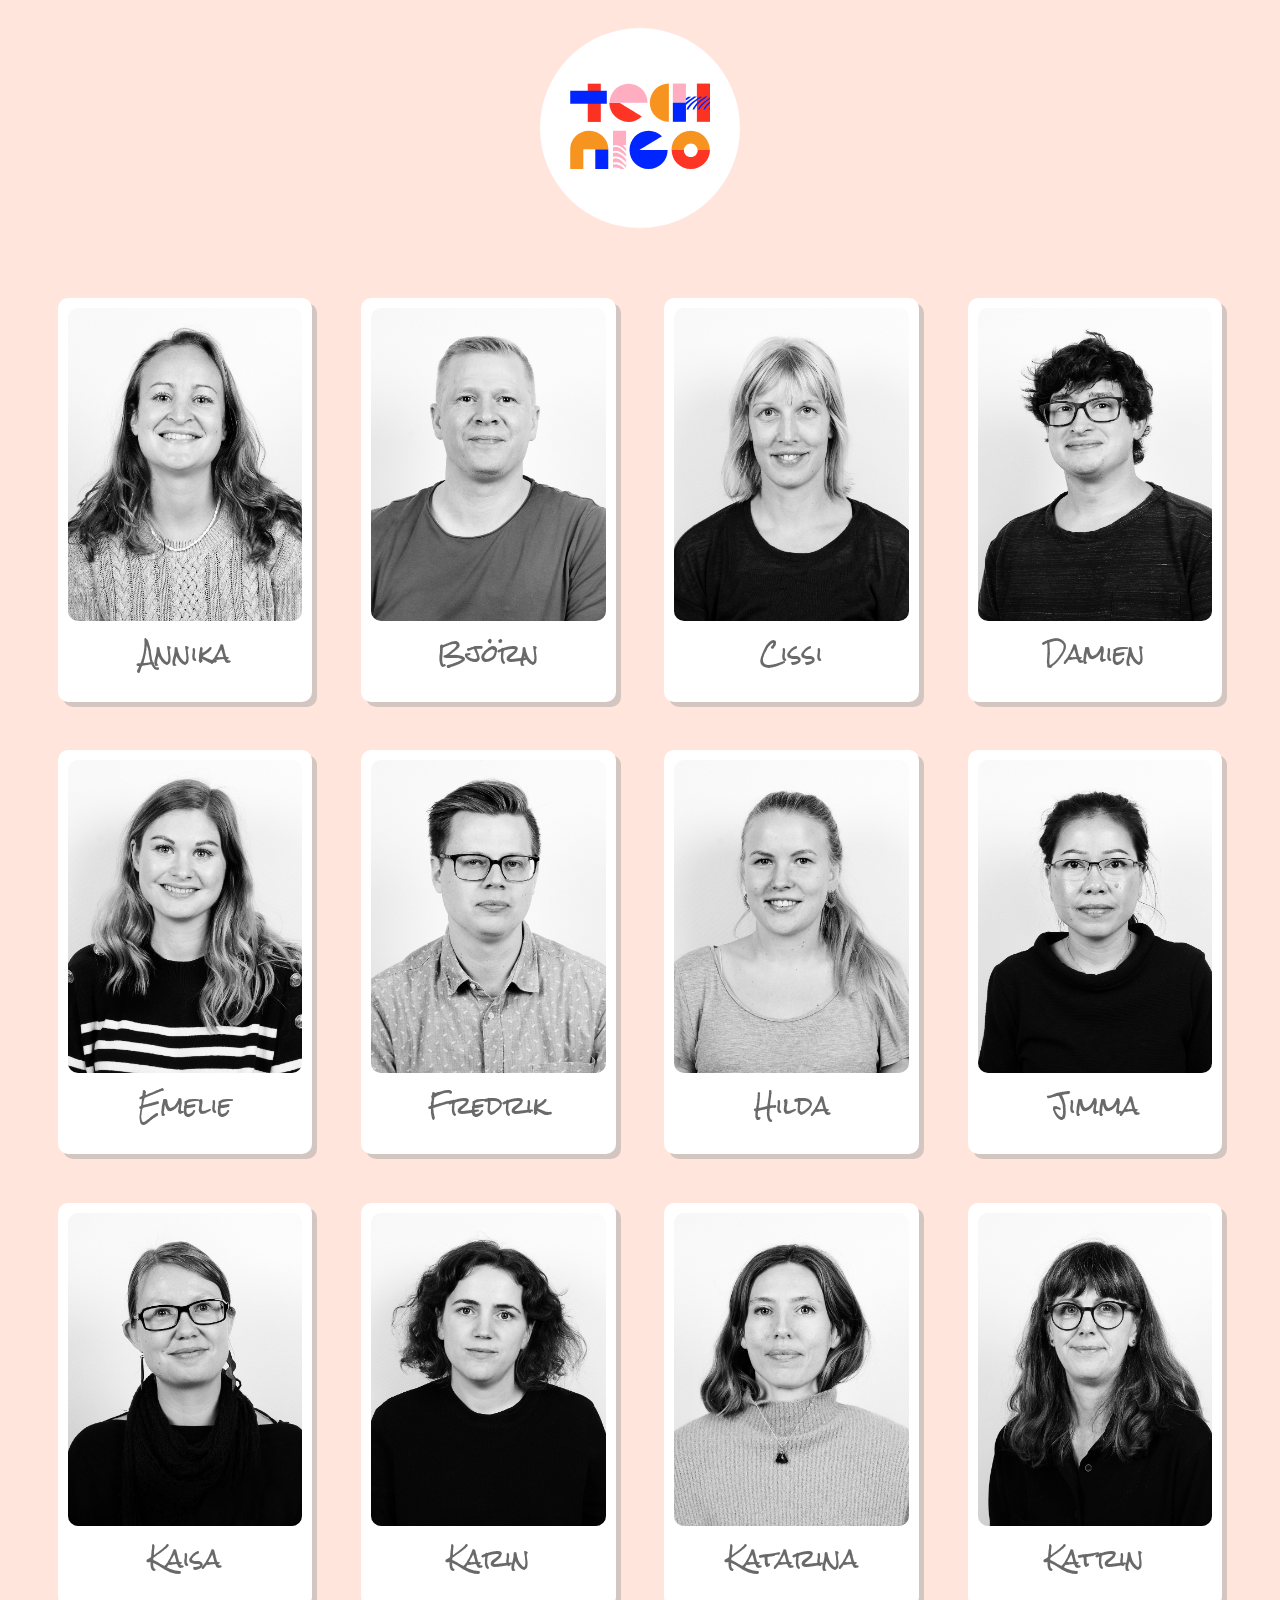
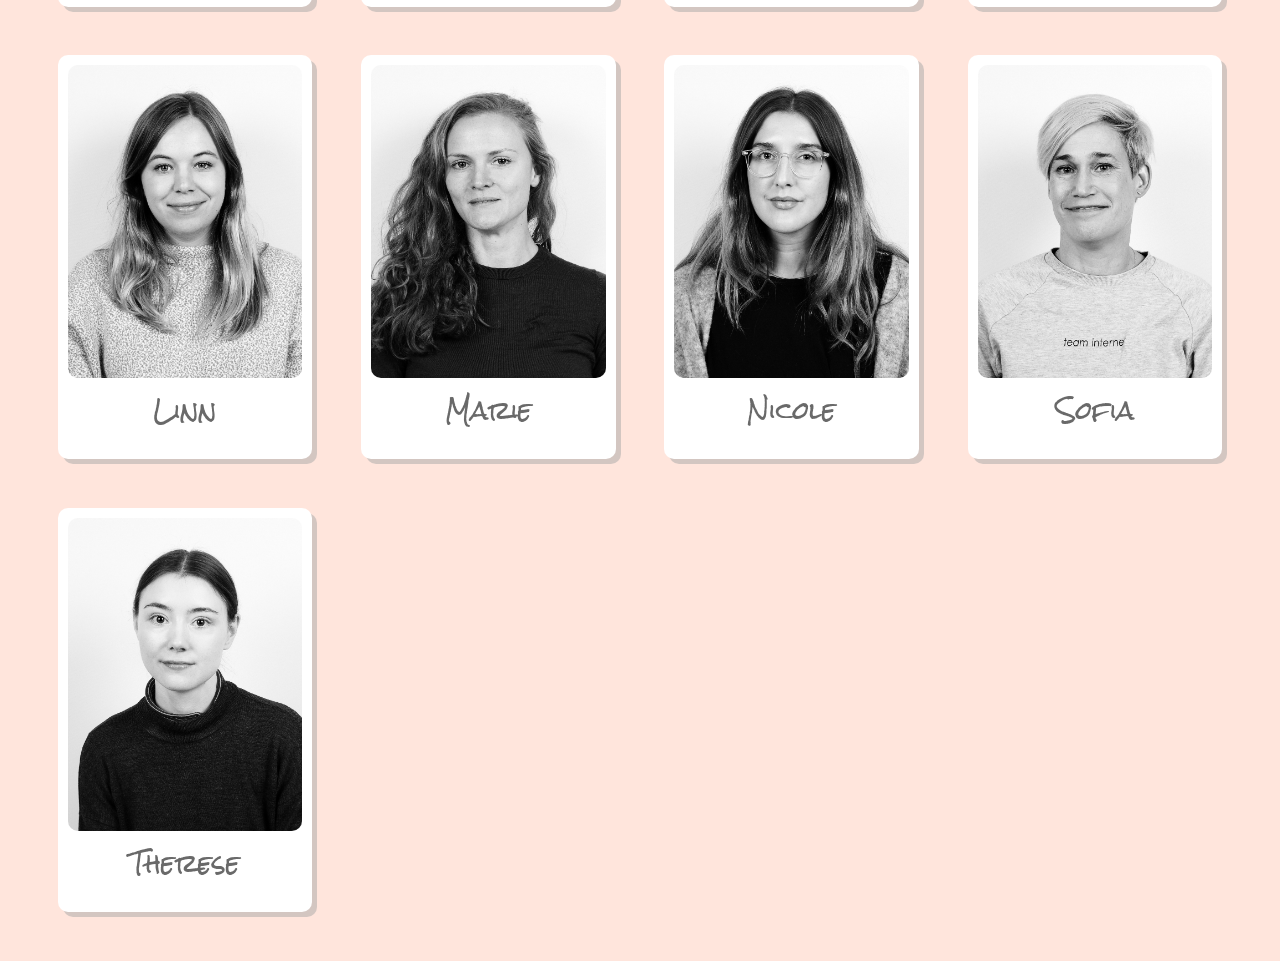
<file: index.html>
<!DOCTYPE html>
<html>
  <head>
    <meta charset="utf-8" />
    <meta name="viewport" content="width=device-width">
    <title>Sprint 1: Yearbook Assignment</title>
    <link rel="stylesheet" href="./style.css">
    <link href="https://fonts.googleapis.com/css?family=Rock+Salt"
    rel="stylesheet">
  </head>
  <body>

    <header>
      <div class="logo">
        <img src="./logo.svg" alt="Technigo" />
      </div>
    </header>

      <section class="yearbook">
        <figure class="card">
          <img src="images/annika.jpg" alt="Annika">
          <figcaption>Annika</figcaption>
        </figure>

        <figure class="card">
          <img src="images/bjorn.jpg" alt="Bjorn">
          <figcaption>Björn</figcaption>
        </figure>

        <figure class="card">
          <img src="images/cissi.jpg" alt="Cissi">
          <figcaption>Cissi</figcaption>
        </figure>

        <figure class="card">
          <img src="images/damien.jpg" alt="Damien">
          <figcaption>Damien</figcaption>
        </figure>

        <figure class="card">
          <img src="images/emelie.jpg" alt="Emelie">
          <figcaption>Emelie</figcaption>
        </figure>

        <figure class="card">
          <img src="images/fredrik.jpg" alt="Fredrik">
          <figcaption>Fredrik</figcaption>
        </figure>

        <figure class="card">
          <img src="images/hilda.jpg" alt="Hilda">
          <figcaption>Hilda</figcaption>
        </figure>

        <figure class="card">
          <img src="images/jimma.jpg" alt="Jimma">
          <figcaption>Jimma</figcaption>
        </figure>

        <figure class="card">
          <img src="images/kaisa.jpg" alt="Kaisa">
          <figcaption>Kaisa</figcaption>
        </figure>

        <figure class="card">
          <img src="images/karin.jpg" alt="Karin">
          <figcaption>Karin</figcaption>
        </figure>

        <figure class="card">
          <img src="images/katarina.jpg" alt="Katarina">
          <figcaption>Katarina</figcaption>
        </figure>

        <figure class="card">
          <img src="images/katrin.jpg" alt="Katrin">
          <figcaption>Katrin</figcaption>
        </figure>

        <figure class="card">
          <img src="images/linn.jpg" alt="Linn">
          <figcaption>Linn</figcaption>
        </figure>

        <figure class="card">
          <img src="images/marie.jpg" alt="Marie">
          <figcaption>Marie</figcaption>
        </figure>

        <figure class="card">
          <img src="images/nicole.jpg" alt="Nicole">
          <figcaption>Nicole</figcaption>
        </figure>

        <figure class="card">
          <img src="images/sofia.jpg" alt="Sofia">
          <figcaption>Sofia</figcaption>
        </figure>

        <figure class="card">
          <img src="images/therese.jpg" alt="Therese">
          <figcaption>Therese</figcaption>
        </figure>
      </section>
  </body>
</html>
</file>
<file: style.css>
* {
  box-sizing: border-box;
}

html {
  background: #FFE5DC;
  color: #fff;
  margin: 0;
  padding: 0;
}

header {
  padding: 20px;
  text-align: center;
}

.logo {
  text-align: center;
  display: inline-block;
  width: 200px;
  height: 200px;
  border-radius: 100%;
  background: #fff;
}

.logo img {
  width: 140px;
  margin-top: 55px;
}

.yearbook {
  display: flex;
  display: -webkit-box; /* OLD - iOS 6-, Safari 3.1-6, BB7 */
  display: -ms-flexbox; /* TWEENER - IE 10 */
  display: -webkit-flex; /* NEW - Safari 6.1+. iOS 7.1+, BB10 */
  /*max-width: 1515px;*/
  /*justify-content: center;*/
  flex-wrap: wrap;
  width: 96%;
  margin: 2%;
  padding: 0;
}

figure {
  padding: 10px 10px 20px 10px;
  background-color: white;
  border-radius: 10px;
  box-shadow: 5px 5px rgba(168, 168, 168, 0.5);
}

.card {
  width: 21%;
  border-radius: 10px;
  margin: 2%;
}

.card img {
  width: 100%;
  border-radius: 10px;
}

figcaption {
  font-family: Rock Salt, cursive;
  color: #696969;
  text-align: center;
  font-size: 150%;
}

@media (max-width: 450px) {
  .card {
    width: 100%;
  }
}

@media (min-width: 600px) and (max-width: 1024px) {
  .card {
    width: 46%;
  }
}
</file>
